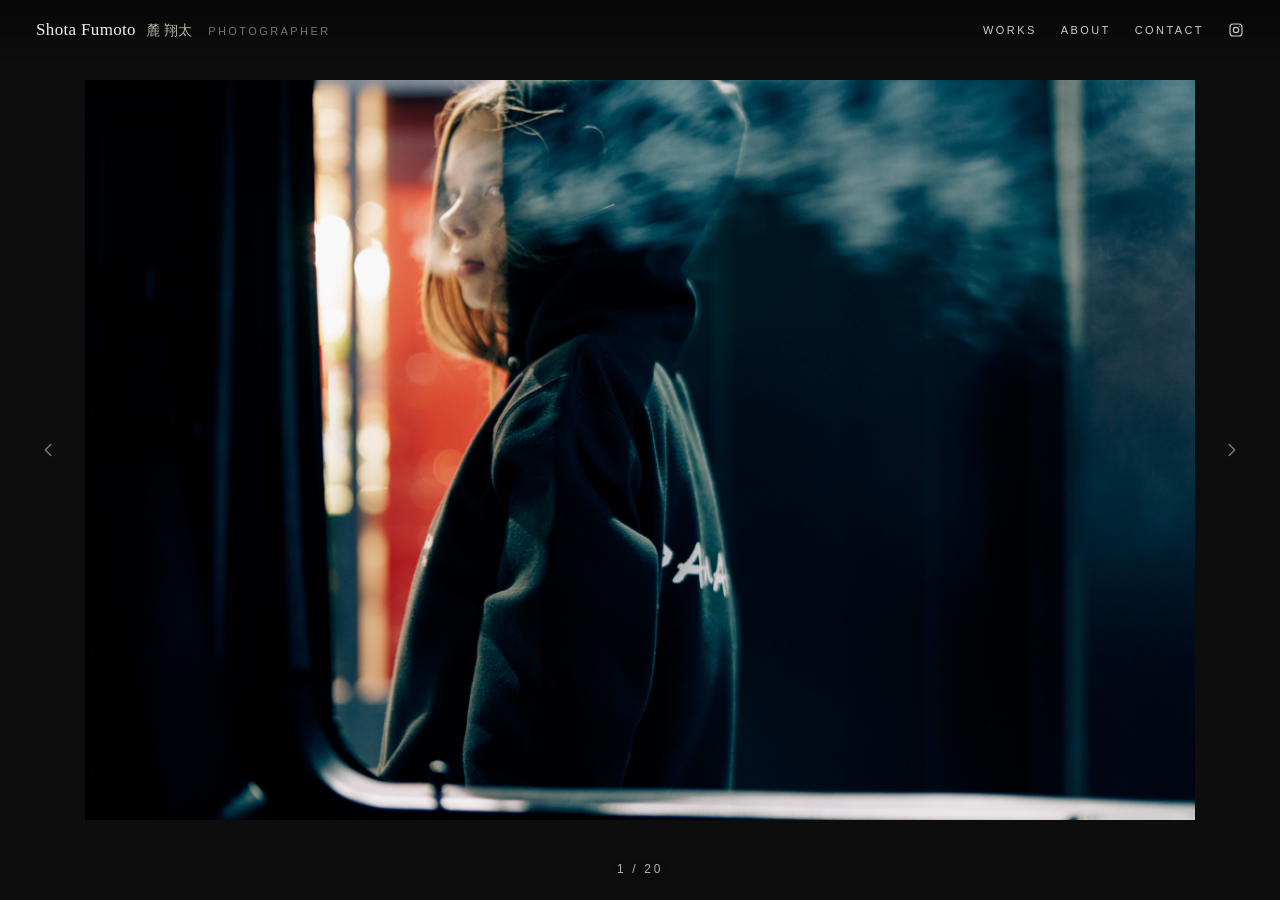
<file: index.html>
<!DOCTYPE html>
<html lang="en">
<head>
  <meta charset="UTF-8">
  <meta name="viewport" content="width=device-width, initial-scale=1.0">
  <title>Shota Fumoto — Photographer</title>
  <meta name="description" content="Shota Fumoto is a Japanese photographer based in Tbilisi, Georgia. Documentary portraiture, fashion editorial, and architectural photography. Available for assignments worldwide.">
  <meta name="author" content="Shota Fumoto">
  <meta name="referrer" content="strict-origin-when-cross-origin">

  <!-- Open Graph -->
  <meta property="og:title" content="Shota Fumoto — Photographer">
  <meta property="og:description" content="Documentary portraiture, fashion editorial, and architectural photography. Based in Tbilisi, Georgia.">
  <meta property="og:type" content="website">
  <meta property="og:url" content="https://shotafumoto.github.io/">
  <meta property="og:image" content="https://shotafumoto.github.io/images/shota_0001.jpg">
  <meta property="og:locale" content="en_US">
  <meta property="og:locale:alternate" content="ja_JP">

  <link rel="stylesheet" href="style.css">
</head>
<body>

  <!-- Top bar -->
  <header class="topbar">
    <a class="brand" href="#">
      <span class="brand-en">Shota Fumoto</span>
      <span class="brand-ja">麓 翔太</span>
      <span class="brand-role">Photographer</span>
    </a>
    <nav class="topnav" aria-label="Primary">
      <a class="navlink" href="works.html">Works</a>
      <button type="button" class="navlink" data-open="about">About</button>
      <button type="button" class="navlink" data-open="contact">Contact</button>
      <a class="navlink ig" href="https://instagram.com/shotafumoto" rel="noopener me" target="_blank" aria-label="Instagram">
        <svg width="16" height="16" viewBox="0 0 24 24" fill="none" stroke="currentColor" stroke-width="1.7" stroke-linecap="round" stroke-linejoin="round" aria-hidden="true">
          <rect x="3" y="3" width="18" height="18" rx="5"/>
          <circle cx="12" cy="12" r="4"/>
          <line x1="17.5" y1="6.5" x2="17.5" y2="6.5"/>
        </svg>
      </a>
    </nav>
  </header>

  <!-- Slider — single source of truth for the site -->
  <main class="slider" aria-label="Photographs by Shota Fumoto">

    <!-- 20 photographs: 15 from the prior selection (proven) + 5 reinforcing additions -->
    <figure class="slide is-active" data-index="1"><img src="images/shota_0001.jpg" alt="Fashion editorial portrait — smoke and dramatic lighting" loading="eager" decoding="async" fetchpriority="high"></figure>
    <figure class="slide" data-index="2"><img src="images/shota_0010.jpg" alt="Documentary portrait, black and white, natural light" loading="eager" decoding="async"></figure>
    <figure class="slide" data-index="3"><img src="images/doc_0769.jpg" alt="Black and white street portrait, man with cigarette in evening light" loading="lazy" decoding="async"></figure>
    <figure class="slide" data-index="4"><img src="images/shota_0004.jpg" alt="Portrait, fashion editorial" loading="lazy" decoding="async"></figure>
    <figure class="slide" data-index="5"><img src="images/shota_0033.jpg" alt="Architectural interior, curved glass staircase" loading="lazy" decoding="async"></figure>
    <figure class="slide" data-index="6"><img src="images/shota_0030.jpg" alt="Fashion editorial, veil and studio lighting" loading="lazy" decoding="async"></figure>
    <figure class="slide" data-index="7"><img src="images/shota_0008.jpg" alt="Documentary portrait, slow shutter, expressive movement" loading="lazy" decoding="async"></figure>
    <figure class="slide" data-index="8"><img src="images/doc_0008.JPG" alt="Black and white documentary, horse in stable, slow shutter" loading="lazy" decoding="async"></figure>
    <figure class="slide" data-index="9"><img src="images/shota_0016.jpg" alt="Black and white portrait, studio lighting" loading="lazy" decoding="async"></figure>
    <figure class="slide" data-index="10"><img src="images/shota_0039.jpg" alt="Architectural corridor, cherry blossoms through windows" loading="lazy" decoding="async"></figure>
    <figure class="slide" data-index="11"><img src="images/fash_0029.jpg" alt="Damaged Tokyo lookbook — black and white, neon-lit Tokyo street" loading="lazy" decoding="async"></figure>
    <figure class="slide" data-index="12"><img src="images/shota_0017.jpg" alt="Studio portrait, editorial lighting" loading="lazy" decoding="async"></figure>
    <figure class="slide" data-index="13"><img src="images/shota_0038.jpg" alt="Architectural interior, cherry blossom window light" loading="lazy" decoding="async"></figure>
    <figure class="slide" data-index="14"><img src="images/shota_0025.jpg" alt="Fashion portrait, leather jacket editorial" loading="lazy" decoding="async"></figure>
    <figure class="slide" data-index="15"><img src="images/doc_0489.jpg" alt="Black and white documentary portrait, painter at the river in Tbilisi" loading="lazy" decoding="async"></figure>
    <figure class="slide" data-index="16"><img src="images/shota_0014.jpg" alt="Fashion portrait, black dress studio editorial" loading="lazy" decoding="async"></figure>
    <figure class="slide" data-index="17"><img src="images/shota_0041.jpg" alt="Architectural interior, concrete and glass staircase" loading="lazy" decoding="async"></figure>
    <figure class="slide" data-index="18"><img src="images/commerce_0011.jpg" alt="Student silhouette against deep blue sky, school recruitment campaign" loading="lazy" decoding="async"></figure>
    <figure class="slide" data-index="19"><img src="images/shota_0026.jpg" alt="Editorial portrait, dramatic natural light" loading="lazy" decoding="async"></figure>
    <figure class="slide" data-index="20"><img src="images/shota_0040.jpg" alt="Architectural interior, concrete and glass staircase, geometric" loading="lazy" decoding="async"></figure>

    <!-- Slider controls -->
    <button type="button" class="slider-nav slider-prev" aria-label="Previous photograph">
      <svg width="22" height="22" viewBox="0 0 24 24" fill="none" stroke="currentColor" stroke-width="1.5" stroke-linecap="round" stroke-linejoin="round" aria-hidden="true">
        <polyline points="15 18 9 12 15 6"/>
      </svg>
    </button>
    <button type="button" class="slider-nav slider-next" aria-label="Next photograph">
      <svg width="22" height="22" viewBox="0 0 24 24" fill="none" stroke="currentColor" stroke-width="1.5" stroke-linecap="round" stroke-linejoin="round" aria-hidden="true">
        <polyline points="9 18 15 12 9 6"/>
      </svg>
    </button>
    <div class="slider-counter" aria-live="polite"><span class="cur">1</span> / <span class="total">20</span></div>

  </main>

  <!-- About modal -->
  <aside class="modal" id="about" aria-hidden="true" role="dialog" aria-labelledby="about-title" aria-modal="true">
    <div class="modal-inner">
      <button type="button" class="modal-close" data-close aria-label="Close">
        <svg width="20" height="20" viewBox="0 0 24 24" fill="none" stroke="currentColor" stroke-width="1.6" stroke-linecap="round" stroke-linejoin="round" aria-hidden="true">
          <line x1="18" y1="6" x2="6" y2="18"/>
          <line x1="6" y1="6" x2="18" y2="18"/>
        </svg>
      </button>
      <h2 id="about-title">About</h2>
      <div class="modal-body">
        <p class="en">
          Shota Fumoto is a Japanese photographer<br>
          based in Tbilisi, Georgia.
        </p>
        <p class="en">
          He photographs people as they are —<br>
          not the role they play, but the person underneath.<br>
          His work moves between documentary portraiture<br>
          and commercial photography, always looking<br>
          for the moment before the mask.
        </p>
        <p class="credits">
          1st Prize — 2nd World Youth Humanities Photography Contest<br>
          Tongji University, Shanghai (2026)
          <br><br>
          Official Photographer, FIT For Charity Run<br>
          Tokyo — 2022, 2023, 2024
        </p>
        <p class="ja" lang="ja">
          現在ジョージア・トビリシを拠点に活動しています。<br>
          建築・内観・ポートレート・エディトリアルなど、<br>
          海外ロケが必要な案件を日本のクライアントから受け付けています。
        </p>
        <p class="links">
          <a href="mailto:shotafumoto.info@gmail.com">shotafumoto.info@gmail.com</a>
          <span class="dot">·</span>
          <a href="https://instagram.com/shotafumoto" rel="noopener me" target="_blank">@shotafumoto</a>
        </p>
      </div>
    </div>
  </aside>

  <!-- Contact modal -->
  <aside class="modal" id="contact" aria-hidden="true" role="dialog" aria-labelledby="contact-title" aria-modal="true">
    <div class="modal-inner">
      <button type="button" class="modal-close" data-close aria-label="Close">
        <svg width="20" height="20" viewBox="0 0 24 24" fill="none" stroke="currentColor" stroke-width="1.6" stroke-linecap="round" stroke-linejoin="round" aria-hidden="true">
          <line x1="18" y1="6" x2="6" y2="18"/>
          <line x1="6" y1="6" x2="18" y2="18"/>
        </svg>
      </button>
      <h2 id="contact-title">Contact</h2>
      <div class="modal-body">
        <p class="en">
          Available for portrait, editorial,<br>
          architectural, and commercial assignments<br>
          worldwide.
        </p>
        <p class="links">
          <a href="mailto:shotafumoto.info@gmail.com">shotafumoto.info@gmail.com</a>
        </p>
        <p class="links">
          <a href="https://instagram.com/shotafumoto" rel="noopener me" target="_blank">@shotafumoto</a>
        </p>
      </div>
    </div>
  </aside>

  <script src="script.js" defer></script>
</body>
</html>
</file>
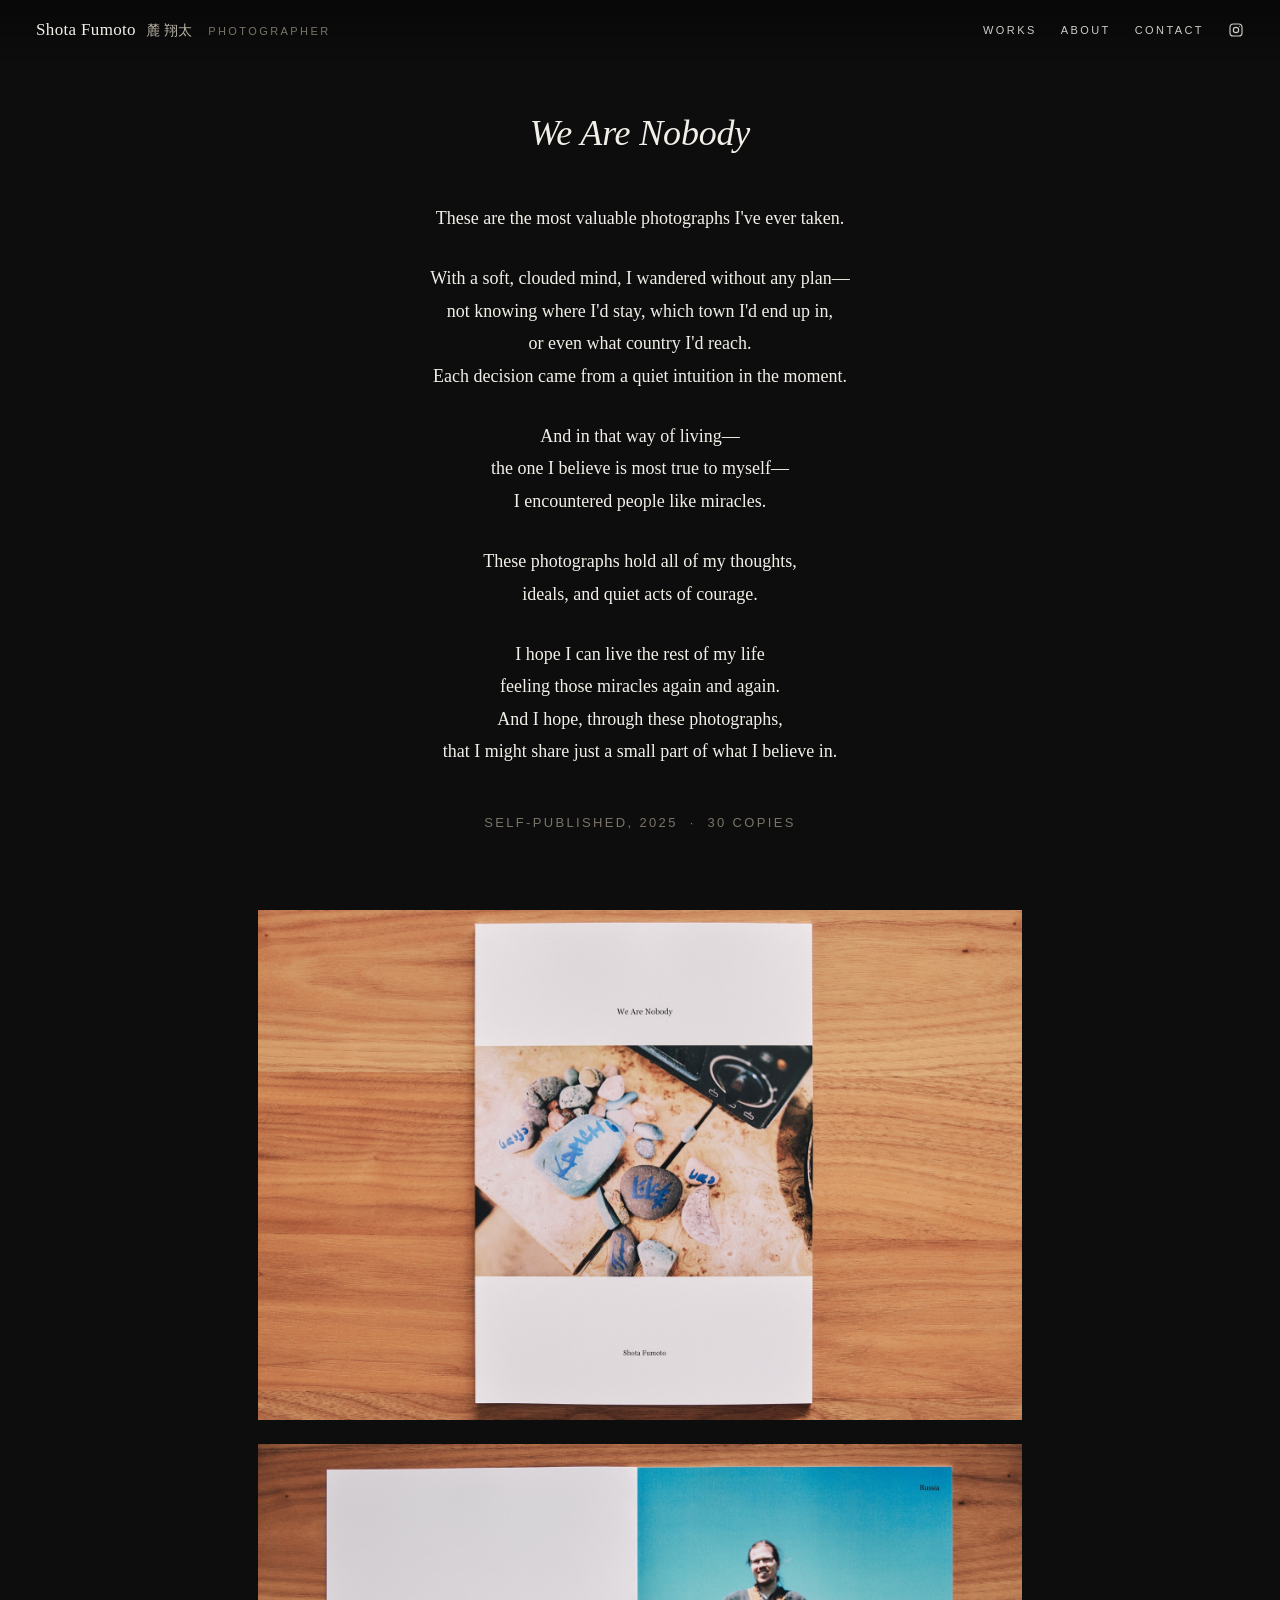
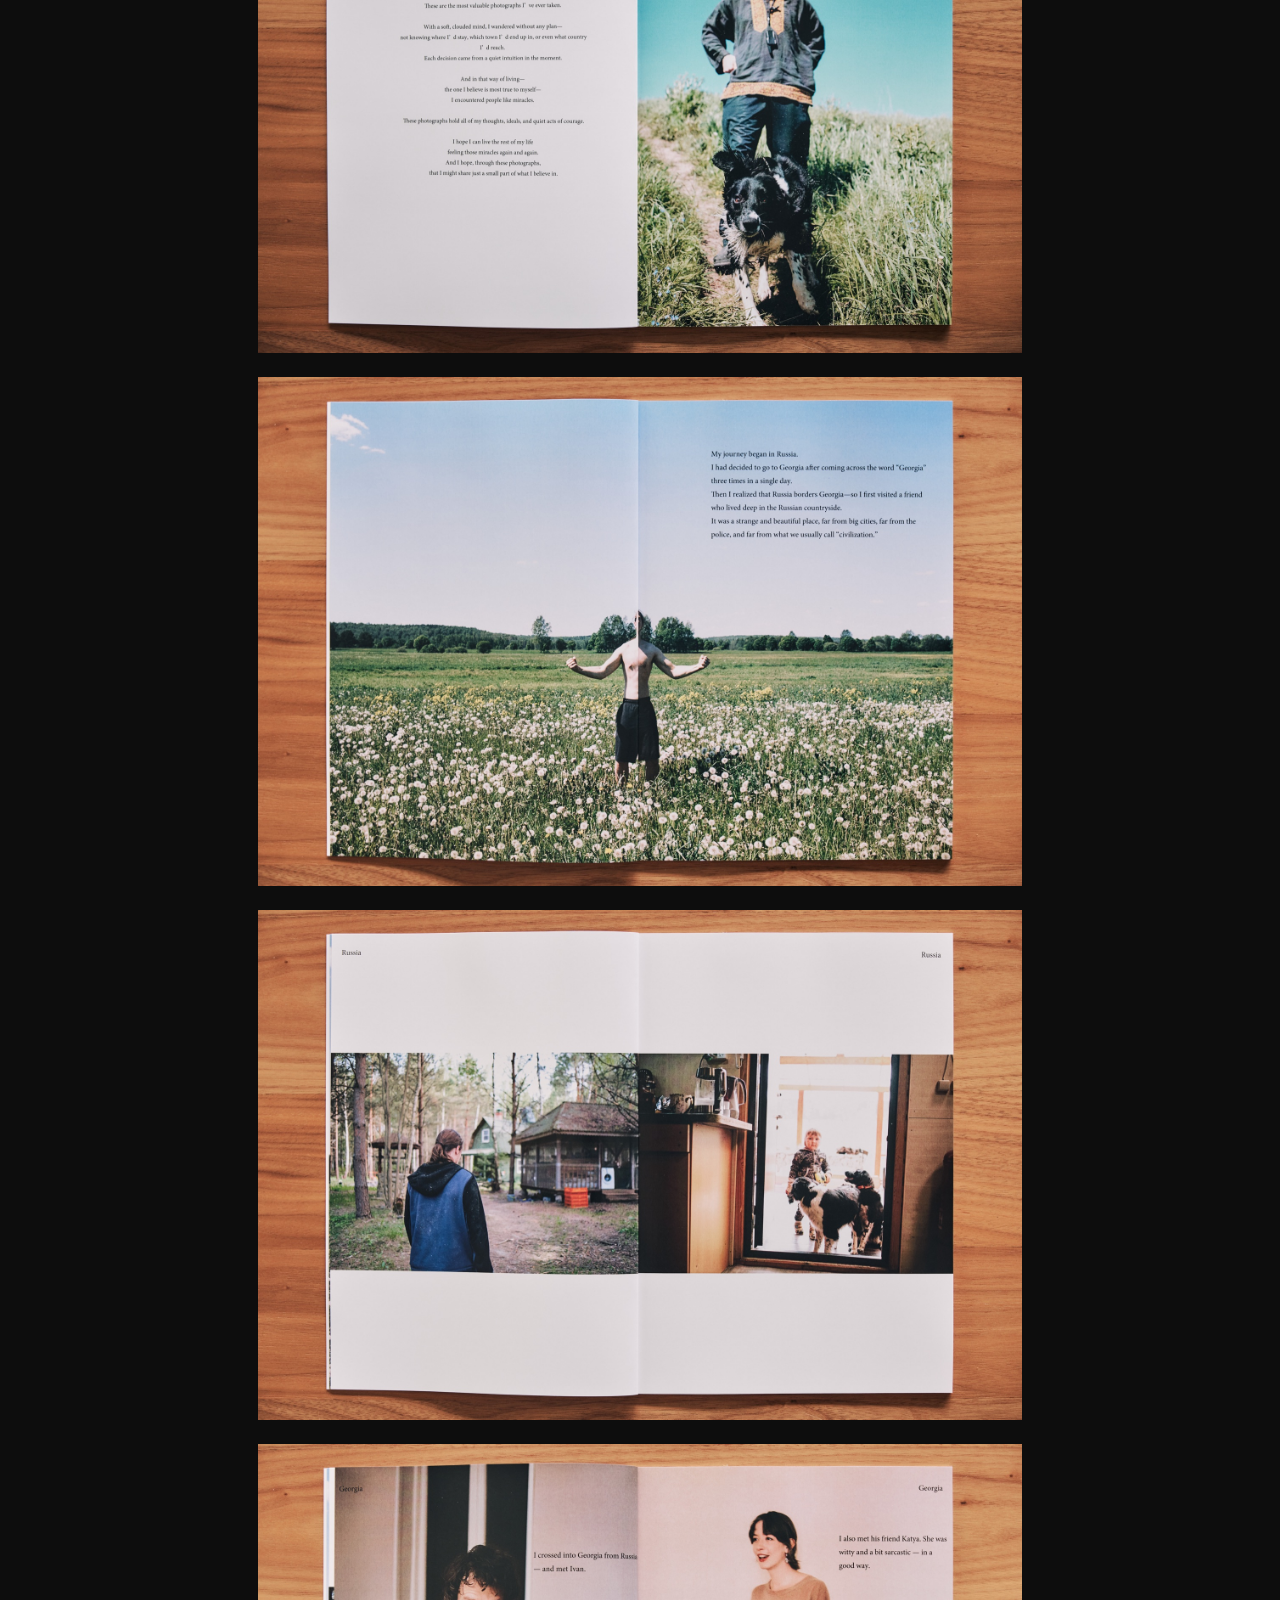
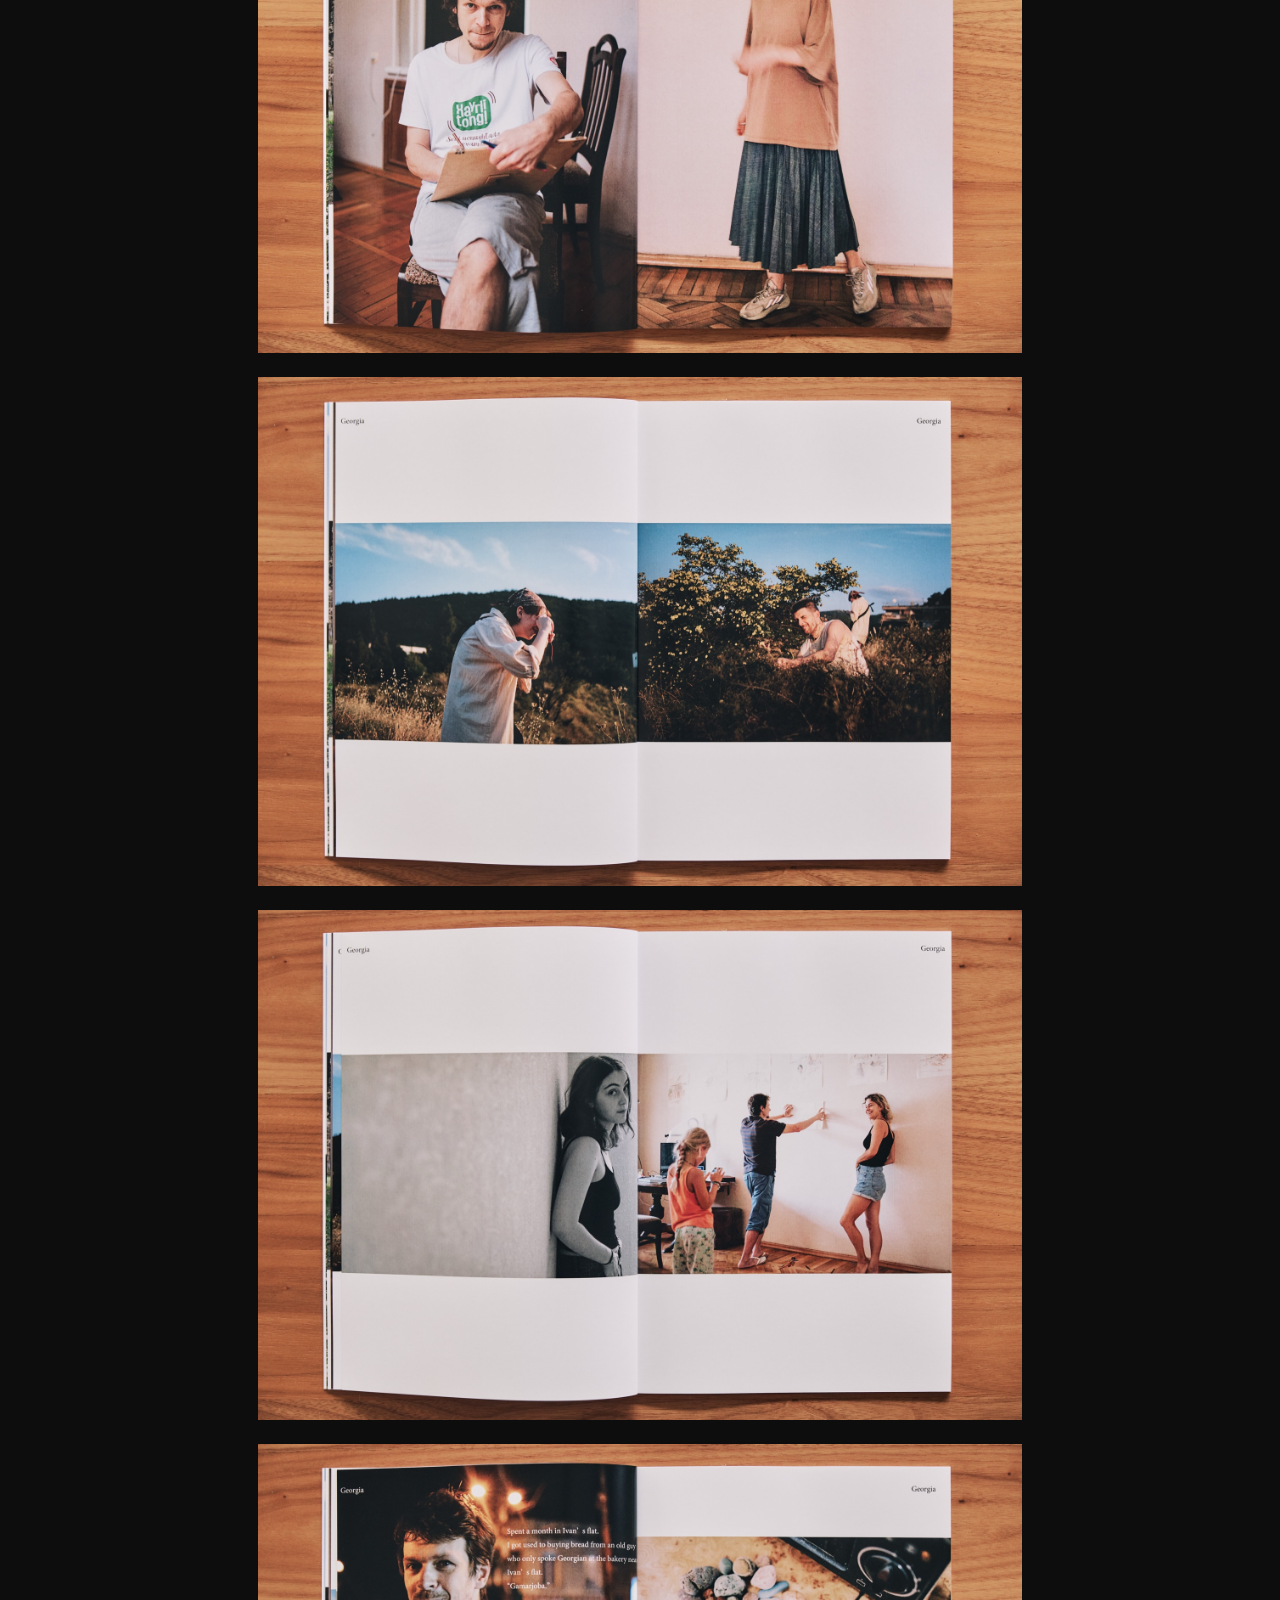
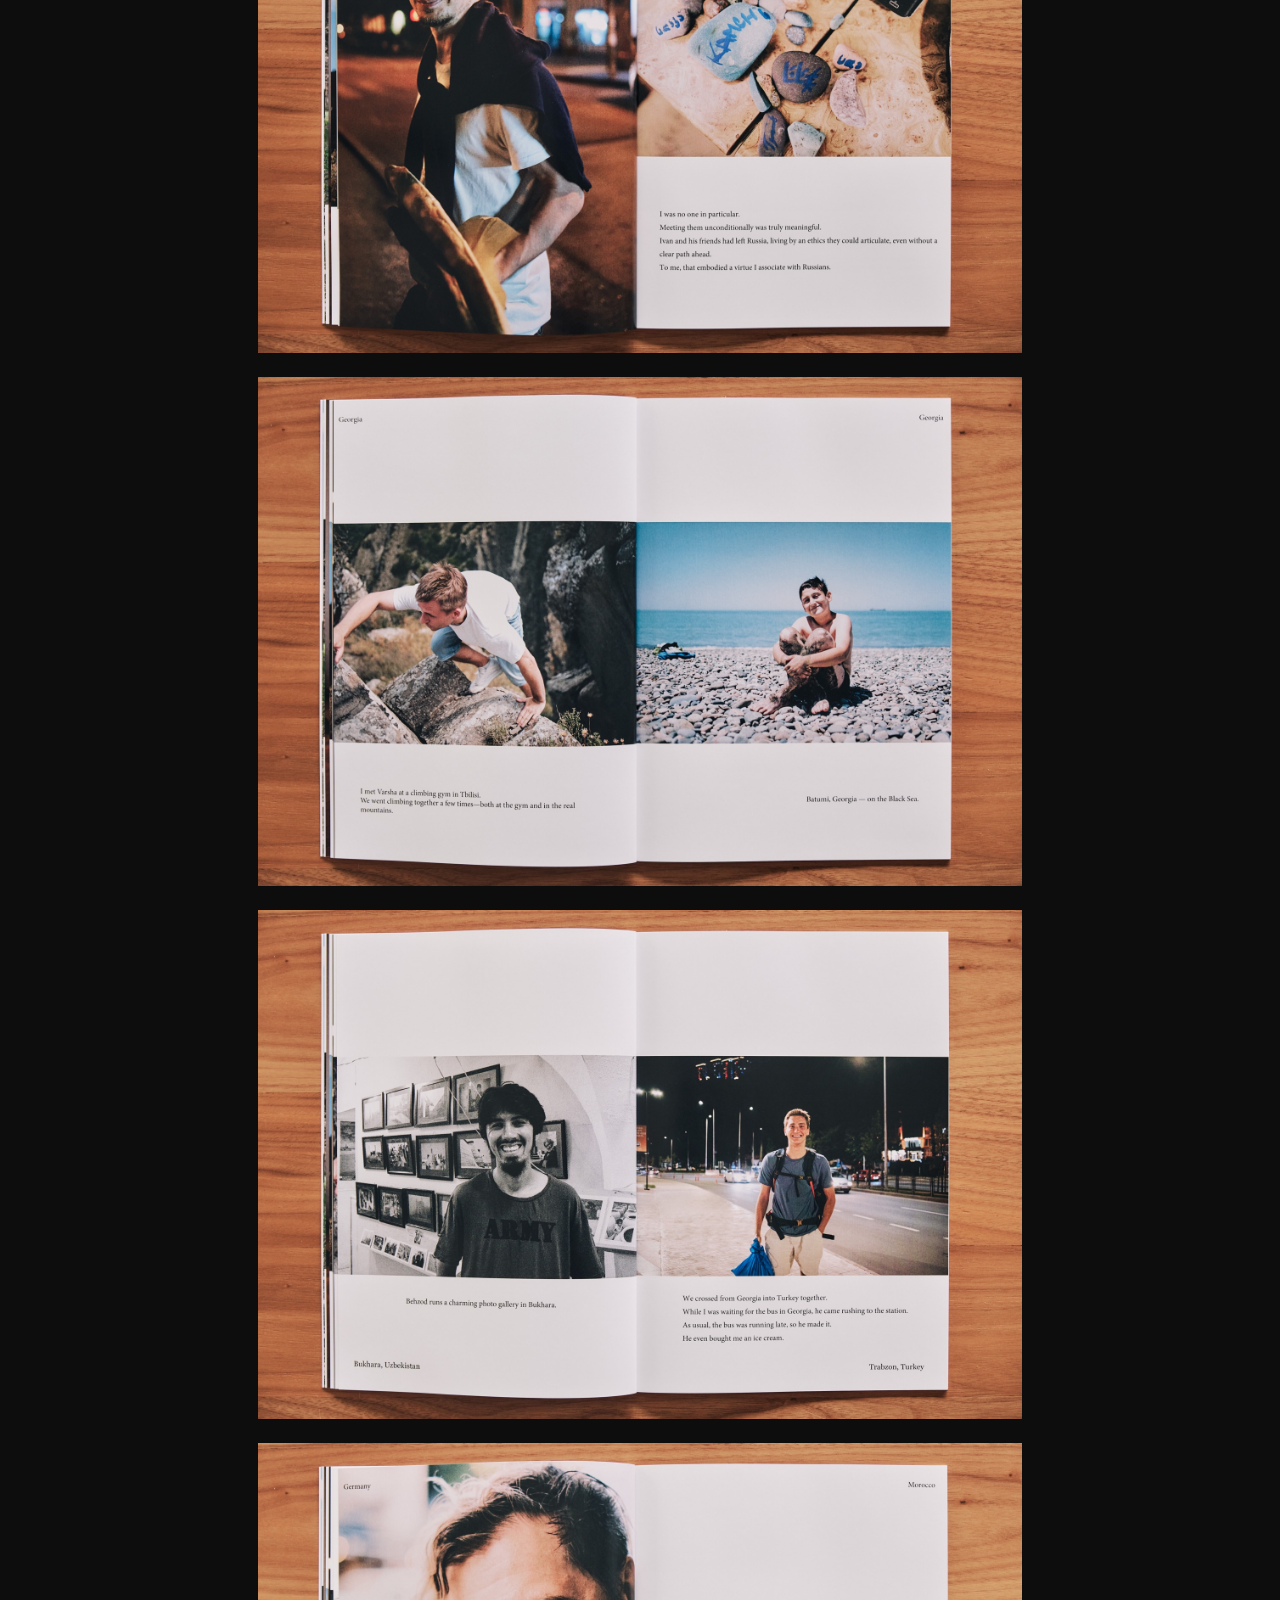
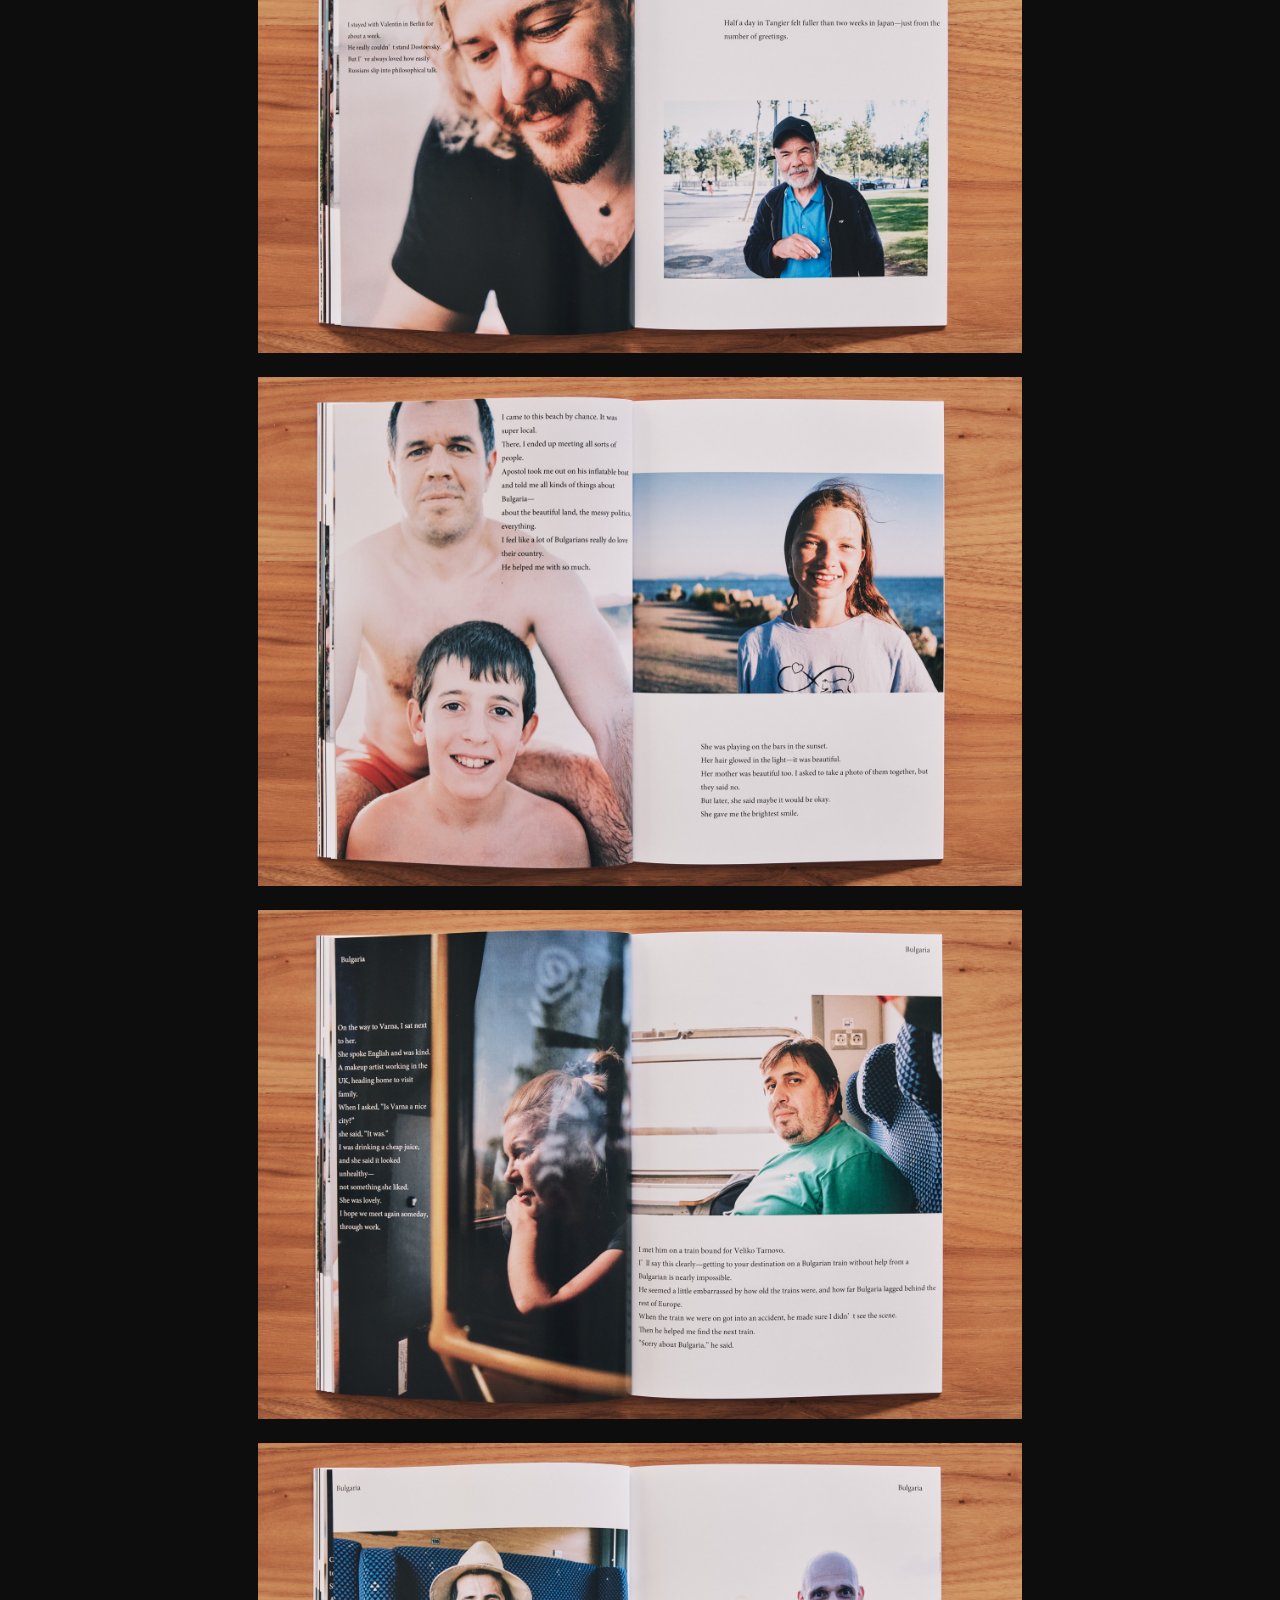
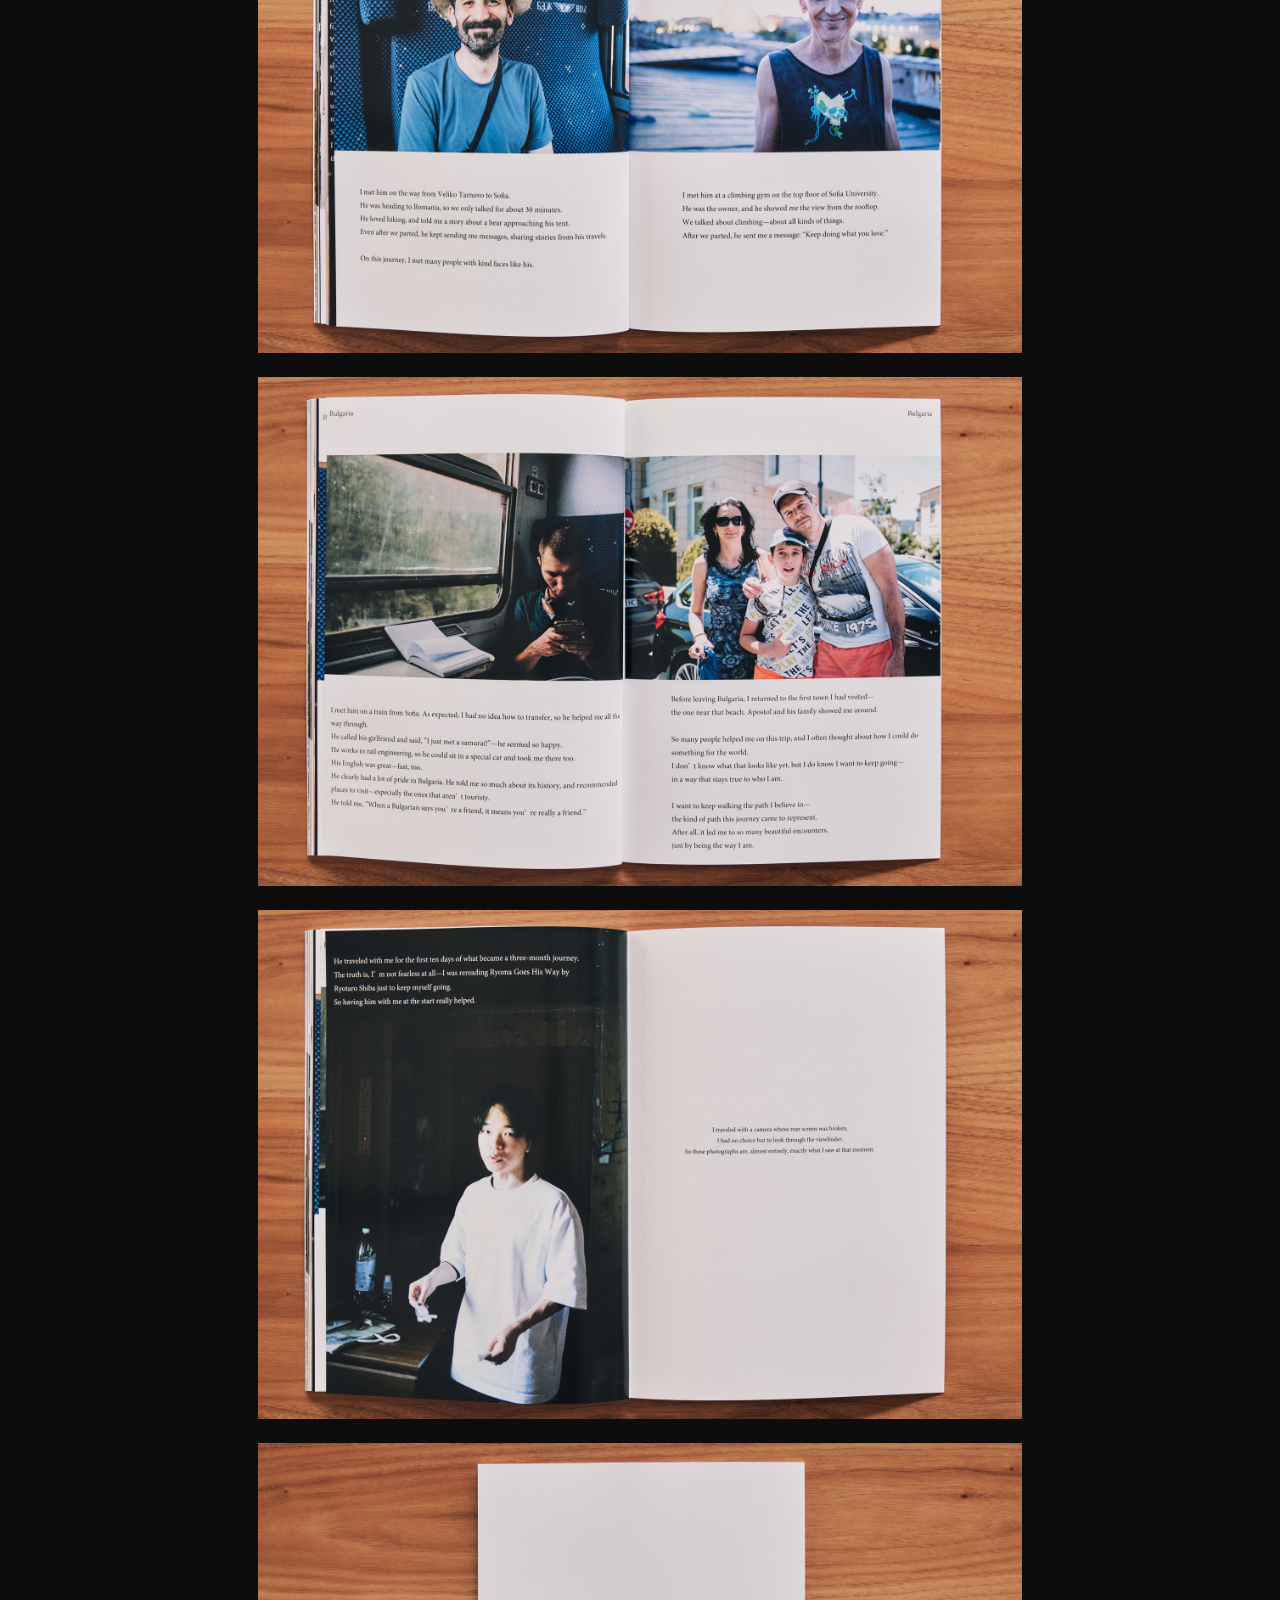
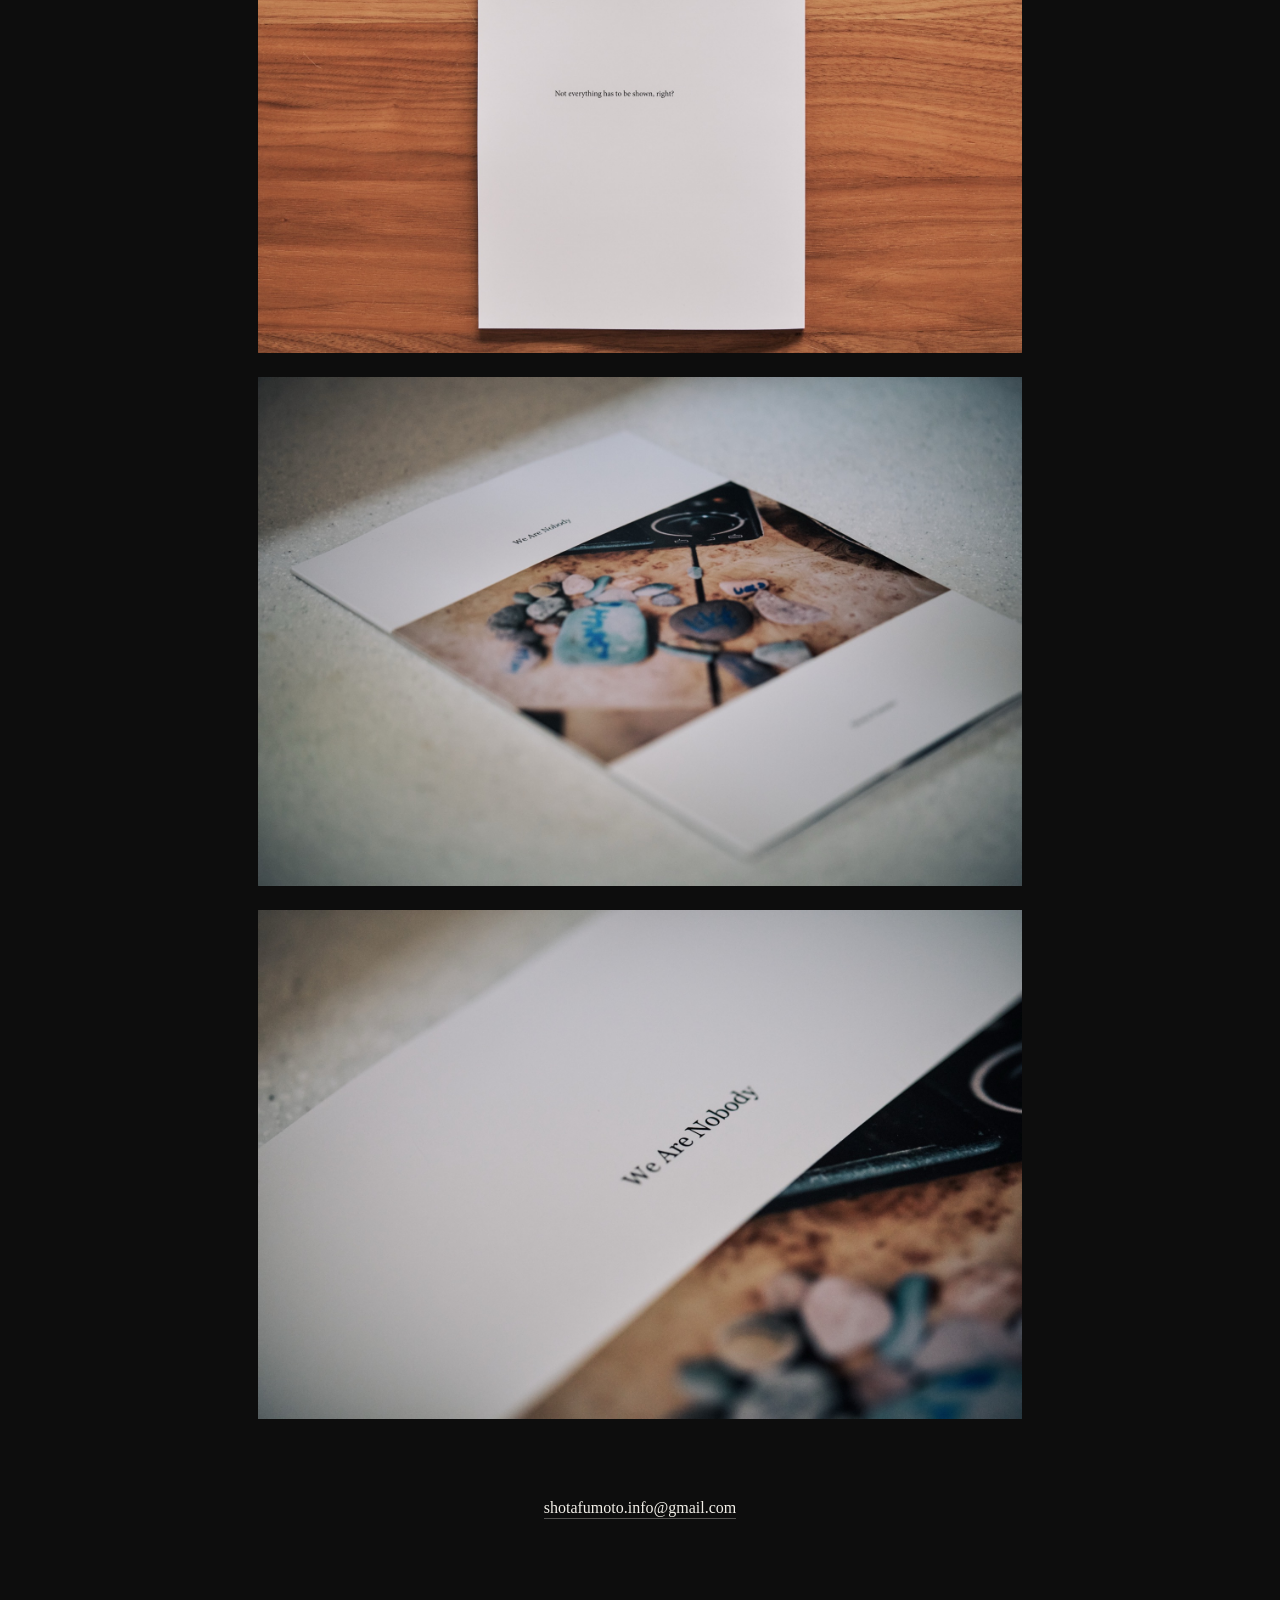
<file: works.html>
<!DOCTYPE html>
<html lang="en">
<head>
  <meta charset="UTF-8">
  <meta name="viewport" content="width=device-width, initial-scale=1.0">
  <title>We Are Nobody — Shota Fumoto</title>
  <meta name="description" content="We Are Nobody — a self-published zine by Shota Fumoto. 30 copies, 2025.">
  <link rel="stylesheet" href="style.css">
  <style>
    html, body {
      overflow: hidden auto;
      height: auto;
    }

    .works-page {
      max-width: 860px;
      margin: 0 auto;
      padding: 7rem clamp(1rem, 4vw, 3rem) 6rem;
    }

    .works-title {
      font-family: var(--serif);
      font-style: italic;
      font-weight: normal;
      font-size: clamp(1.75rem, 4vw, 2.25rem);
      letter-spacing: -0.005em;
      text-align: center;
      margin: 0 0 3rem;
    }

    .works-statement {
      font-family: var(--serif);
      font-size: clamp(1rem, 2vw, 1.125rem);
      line-height: 1.8;
      color: var(--fg);
      text-align: center;
      max-width: 540px;
      margin: 0 auto 1.75rem;
    }

    .works-pubinfo {
      font-size: 0.8125rem;
      letter-spacing: 0.18em;
      text-transform: uppercase;
      color: var(--fg-muted);
      text-align: center;
      margin: 3rem auto 0;
    }

    .works-gallery {
      margin-top: 5rem;
      display: flex;
      flex-direction: column;
      gap: 1.5rem;
    }

    .works-gallery img {
      width: 100%;
      height: auto;
      display: block;
    }

    .works-contact {
      margin-top: 5rem;
      text-align: center;
      font-family: var(--serif);
      font-size: 1rem;
    }

    .works-contact a {
      color: var(--fg);
      border-bottom: 1px solid rgba(242, 239, 232, 0.3);
      padding-bottom: 2px;
      transition: border-color 0.2s ease;
    }

    .works-contact a:hover {
      border-bottom-color: var(--fg);
    }
  </style>
</head>
<body>

  <header class="topbar">
    <a class="brand" href="index.html">
      <span class="brand-en">Shota Fumoto</span>
      <span class="brand-ja">麓 翔太</span>
      <span class="brand-role">Photographer</span>
    </a>
    <nav class="topnav" aria-label="Primary">
      <a class="navlink" href="works.html" aria-current="page">Works</a>
      <button type="button" class="navlink" data-open="about">About</button>
      <button type="button" class="navlink" data-open="contact">Contact</button>
      <a class="navlink ig" href="https://instagram.com/shotafumoto" rel="noopener me" target="_blank" aria-label="Instagram">
        <svg width="16" height="16" viewBox="0 0 24 24" fill="none" stroke="currentColor" stroke-width="1.7" stroke-linecap="round" stroke-linejoin="round" aria-hidden="true">
          <rect x="3" y="3" width="18" height="18" rx="5"/>
          <circle cx="12" cy="12" r="4"/>
          <line x1="17.5" y1="6.5" x2="17.5" y2="6.5"/>
        </svg>
      </a>
    </nav>
  </header>

  <main class="works-page">
    <h1 class="works-title">We Are Nobody</h1>

    <p class="works-statement">These are the most valuable photographs I've ever taken.</p>
    <p class="works-statement">With a soft, clouded mind, I wandered without any plan—<br>
    not knowing where I'd stay, which town I'd end up in,<br>
    or even what country I'd reach.<br>
    Each decision came from a quiet intuition in the moment.</p>
    <p class="works-statement">And in that way of living—<br>
    the one I believe is most true to myself—<br>
    I encountered people like miracles.</p>
    <p class="works-statement">These photographs hold all of my thoughts,<br>
    ideals, and quiet acts of courage.</p>
    <p class="works-statement">I hope I can live the rest of my life<br>
    feeling those miracles again and again.<br>
    And I hope, through these photographs,<br>
    that I might share just a small part of what I believe in.</p>

    <p class="works-pubinfo">Self-published, 2025 &nbsp;·&nbsp; 30 copies</p>

    <div class="works-gallery">
      <img src="images/zine/wan_0001.jpg" alt="" loading="eager" decoding="async">
      <img src="images/zine/wan_0002.jpg" alt="" loading="lazy" decoding="async">
      <img src="images/zine/wan_0003.jpg" alt="" loading="lazy" decoding="async">
      <img src="images/zine/wan_0004.jpg" alt="" loading="lazy" decoding="async">
      <img src="images/zine/wan_0005.jpg" alt="" loading="lazy" decoding="async">
      <img src="images/zine/wan_0006.jpg" alt="" loading="lazy" decoding="async">
      <img src="images/zine/wan_0007.jpg" alt="" loading="lazy" decoding="async">
      <img src="images/zine/wan_0008.jpg" alt="" loading="lazy" decoding="async">
      <img src="images/zine/wan_0009.jpg" alt="" loading="lazy" decoding="async">
      <img src="images/zine/wan_0010.jpg" alt="" loading="lazy" decoding="async">
      <img src="images/zine/wan_0011.jpg" alt="" loading="lazy" decoding="async">
      <img src="images/zine/wan_0012.jpg" alt="" loading="lazy" decoding="async">
      <img src="images/zine/wan_0013.jpg" alt="" loading="lazy" decoding="async">
      <img src="images/zine/wan_0014.jpg" alt="" loading="lazy" decoding="async">
      <img src="images/zine/wan_0015.jpg" alt="" loading="lazy" decoding="async">
      <img src="images/zine/wan_0016.jpg" alt="" loading="lazy" decoding="async">
      <img src="images/zine/wan_0017.jpg" alt="" loading="lazy" decoding="async">
      <img src="images/zine/wan_0018.jpg" alt="" loading="lazy" decoding="async">
      <img src="images/zine/wan_0019.jpg" alt="" loading="lazy" decoding="async">
    </div>

    <p class="works-contact">
      <a href="mailto:shotafumoto.info@gmail.com">shotafumoto.info@gmail.com</a>
    </p>
  </main>

  <!-- About modal -->
  <aside class="modal" id="about" aria-hidden="true" role="dialog" aria-labelledby="about-title" aria-modal="true">
    <div class="modal-inner">
      <button type="button" class="modal-close" data-close aria-label="Close">
        <svg width="20" height="20" viewBox="0 0 24 24" fill="none" stroke="currentColor" stroke-width="1.6" stroke-linecap="round" stroke-linejoin="round" aria-hidden="true">
          <line x1="18" y1="6" x2="6" y2="18"/>
          <line x1="6" y1="6" x2="18" y2="18"/>
        </svg>
      </button>
      <h2 id="about-title">About</h2>
      <div class="modal-body">
        <p class="en">
          Shota Fumoto is a Japanese photographer<br>
          based in Tbilisi, Georgia.
        </p>
        <p class="en">
          He photographs people as they are —<br>
          not the role they play, but the person underneath.<br>
          His work moves between documentary portraiture<br>
          and commercial photography, always looking<br>
          for the moment before the mask.
        </p>
        <p class="credits">
          1st Prize — 2nd World Youth Humanities Photography Contest<br>
          Tongji University, Shanghai (2026)
          <br><br>
          Official Photographer, FIT For Charity Run<br>
          Tokyo — 2022, 2023, 2024
        </p>
        <p class="ja" lang="ja">
          現在ジョージア・トビリシを拠点に活動しています。<br>
          建築・内観・ポートレート・エディトリアルなど、<br>
          海外ロケが必要な案件を日本のクライアントから受け付けています。
        </p>
        <p class="links">
          <a href="mailto:shotafumoto.info@gmail.com">shotafumoto.info@gmail.com</a>
          <span class="dot">·</span>
          <a href="https://instagram.com/shotafumoto" rel="noopener me" target="_blank">@shotafumoto</a>
        </p>
      </div>
    </div>
  </aside>

  <!-- Contact modal -->
  <aside class="modal" id="contact" aria-hidden="true" role="dialog" aria-labelledby="contact-title" aria-modal="true">
    <div class="modal-inner">
      <button type="button" class="modal-close" data-close aria-label="Close">
        <svg width="20" height="20" viewBox="0 0 24 24" fill="none" stroke="currentColor" stroke-width="1.6" stroke-linecap="round" stroke-linejoin="round" aria-hidden="true">
          <line x1="18" y1="6" x2="6" y2="18"/>
          <line x1="6" y1="6" x2="18" y2="18"/>
        </svg>
      </button>
      <h2 id="contact-title">Contact</h2>
      <div class="modal-body">
        <p class="en">
          Available for portrait, editorial,<br>
          architectural, and commercial assignments<br>
          worldwide.
        </p>
        <p class="links">
          <a href="mailto:shotafumoto.info@gmail.com">shotafumoto.info@gmail.com</a>
        </p>
        <p class="links">
          <a href="https://instagram.com/shotafumoto" rel="noopener me" target="_blank">@shotafumoto</a>
        </p>
      </div>
    </div>
  </aside>

  <script src="script.js" defer></script>
</body>
</html>
</file>
<file: style.css>
/* =========================================================
   Shota Fumoto — Photographer
   Photo-first single page. No frameworks. No tracking.
   ========================================================= */

:root {
  --bg: #0d0d0d;
  --fg: #f2efe8;
  --fg-soft: #b9b3a6;
  --fg-muted: #7a7468;
  --accent: #f2efe8;
  --serif: Georgia, "Hiragino Mincho ProN", "Yu Mincho", "MS Mincho", serif;
  --sans: -apple-system, BlinkMacSystemFont, "Helvetica Neue", "Hiragino Kaku Gothic ProN", "Yu Gothic", sans-serif;
}

*, *::before, *::after { box-sizing: border-box; }

html, body {
  margin: 0;
  padding: 0;
  height: 100%;
  background: var(--bg);
  color: var(--fg);
  font-family: var(--sans);
  -webkit-font-smoothing: antialiased;
  -moz-osx-font-smoothing: grayscale;
  overflow: hidden;
}

img { display: block; max-width: 100%; height: auto; }

a { color: inherit; text-decoration: none; }
button { background: none; border: 0; padding: 0; cursor: pointer; color: inherit; font: inherit; }

/* ---------------------------------------------------------
   TOP BAR
   --------------------------------------------------------- */

.topbar {
  position: fixed;
  top: 0; left: 0; right: 0;
  z-index: 50;
  display: flex;
  justify-content: space-between;
  align-items: center;
  padding: 1.25rem clamp(1rem, 3vw, 2.25rem);
  background: linear-gradient(to bottom, rgba(0,0,0,0.4), rgba(0,0,0,0));
  pointer-events: none;
}

.topbar > * { pointer-events: auto; }

.brand {
  display: flex;
  align-items: baseline;
  gap: 0.65rem;
  color: var(--fg);
  letter-spacing: 0.005em;
  text-shadow: 0 1px 6px rgba(0,0,0,0.4);
}

.brand-en {
  font-family: var(--serif);
  font-size: 1.0625rem;
  letter-spacing: 0.02em;
}

.brand-ja {
  font-family: var(--serif);
  font-size: 0.875rem;
  color: var(--fg-soft);
}

.brand-role {
  font-size: 0.6875rem;
  letter-spacing: 0.22em;
  text-transform: uppercase;
  color: var(--fg-muted);
  margin-left: 0.35rem;
}

@media (max-width: 540px) {
  .brand-role { display: none; }
}

.topnav {
  display: flex;
  align-items: center;
  gap: 1.5rem;
}

.navlink {
  font-size: 0.6875rem;
  letter-spacing: 0.22em;
  text-transform: uppercase;
  color: var(--fg);
  opacity: 0.85;
  transition: opacity 0.2s ease;
  text-shadow: 0 1px 6px rgba(0,0,0,0.4);
}

.navlink:hover { opacity: 1; }

.navlink.ig {
  display: flex;
  align-items: center;
}

/* ---------------------------------------------------------
   SLIDER
   --------------------------------------------------------- */

.slider {
  position: relative;
  width: 100vw;
  height: 100vh;
  height: 100dvh;
  overflow: hidden;
}

.slide {
  position: absolute;
  inset: 0;
  margin: 0;
  display: flex;
  align-items: center;
  justify-content: center;
  opacity: 0;
  transition: opacity 0.7s cubic-bezier(0.4, 0, 0.2, 1);
  pointer-events: none;
  padding: 5rem 4rem;
}

.slide.is-active {
  opacity: 1;
  pointer-events: auto;
}

.slide img {
  max-width: 100%;
  max-height: 100%;
  width: auto;
  height: auto;
  object-fit: contain;
  user-select: none;
  -webkit-user-drag: none;
}

@media (max-width: 720px) {
  .slide { padding: 4.5rem 1rem 4.5rem; }
}

/* Slider nav buttons */
.slider-nav {
  position: absolute;
  top: 50%;
  transform: translateY(-50%);
  z-index: 10;
  width: 3rem;
  height: 3rem;
  display: flex;
  align-items: center;
  justify-content: center;
  color: var(--fg);
  opacity: 0.5;
  transition: opacity 0.2s ease;
  border-radius: 50%;
}

.slider-nav:hover { opacity: 1; }
.slider-nav:focus-visible { outline: 1px solid var(--fg); opacity: 1; }

.slider-prev { left: clamp(0.5rem, 2vw, 1.5rem); }
.slider-next { right: clamp(0.5rem, 2vw, 1.5rem); }

/* Counter */
.slider-counter {
  position: absolute;
  bottom: 1.5rem;
  left: 50%;
  transform: translateX(-50%);
  z-index: 10;
  font-size: 0.75rem;
  letter-spacing: 0.22em;
  color: var(--fg-soft);
  font-variant-numeric: tabular-nums;
  font-family: var(--sans);
  pointer-events: none;
  text-shadow: 0 1px 6px rgba(0,0,0,0.4);
}

@media (max-width: 540px) {
  .slider-counter { bottom: 1rem; font-size: 0.6875rem; }
  .slider-nav { width: 2.5rem; height: 2.5rem; opacity: 0.7; }
}

/* ---------------------------------------------------------
   MODALS (About, Contact)
   --------------------------------------------------------- */

.modal {
  position: fixed;
  inset: 0;
  z-index: 100;
  background: rgba(13, 13, 13, 0.96);
  opacity: 0;
  pointer-events: none;
  transition: opacity 0.3s ease;
  display: flex;
  align-items: center;
  justify-content: center;
  padding: 4rem 1.5rem;
  overflow-y: auto;
}

.modal.is-open {
  opacity: 1;
  pointer-events: auto;
}

.modal-inner {
  position: relative;
  max-width: 560px;
  width: 100%;
  text-align: center;
  transform: translateY(8px);
  transition: transform 0.4s cubic-bezier(0.4, 0, 0.2, 1);
}

.modal.is-open .modal-inner {
  transform: none;
}

.modal-close {
  position: fixed;
  top: 1.25rem;
  right: clamp(1rem, 3vw, 2.25rem);
  width: 2.5rem;
  height: 2.5rem;
  display: flex;
  align-items: center;
  justify-content: center;
  color: var(--fg-soft);
  transition: color 0.2s ease;
}

.modal-close:hover { color: var(--fg); }

.modal h2 {
  font-family: var(--serif);
  font-style: italic;
  font-weight: normal;
  font-size: clamp(1.75rem, 4vw, 2.25rem);
  margin: 0 0 2rem;
  letter-spacing: -0.005em;
}

.modal-body {
  font-family: var(--serif);
  font-size: 1.0625rem;
  line-height: 1.7;
  color: var(--fg);
}

.modal-body p {
  margin: 0 0 1.75rem;
}

.modal-body .ja {
  font-family: var(--sans);
  font-size: 0.9375rem;
  line-height: 1.85;
  color: var(--fg-soft);
  letter-spacing: 0.02em;
}

.modal-body .credits {
  font-size: 0.875rem;
  color: var(--fg-soft);
  line-height: 1.7;
  font-style: italic;
}

.modal-body .links {
  margin-top: 2.5rem;
  font-size: 1rem;
}

.modal-body .links a {
  border-bottom: 1px solid rgba(242, 239, 232, 0.3);
  padding-bottom: 2px;
  transition: border-color 0.2s ease;
}

.modal-body .links a:hover {
  border-bottom-color: var(--fg);
}

.modal-body .links .dot {
  margin: 0 0.75rem;
  color: var(--fg-muted);
}


/* ---------------------------------------------------------
   ACCESSIBILITY
   --------------------------------------------------------- */

@media (prefers-reduced-motion: reduce) {
  *, *::before, *::after {
    animation-duration: 0.01ms !important;
    transition-duration: 0.01ms !important;
  }
}

:focus-visible {
  outline: 1px solid var(--fg);
  outline-offset: 2px;
}

.sr-only {
  position: absolute;
  width: 1px; height: 1px;
  padding: 0; margin: -1px;
  overflow: hidden; clip: rect(0,0,0,0);
  white-space: nowrap; border: 0;
}
</file>
